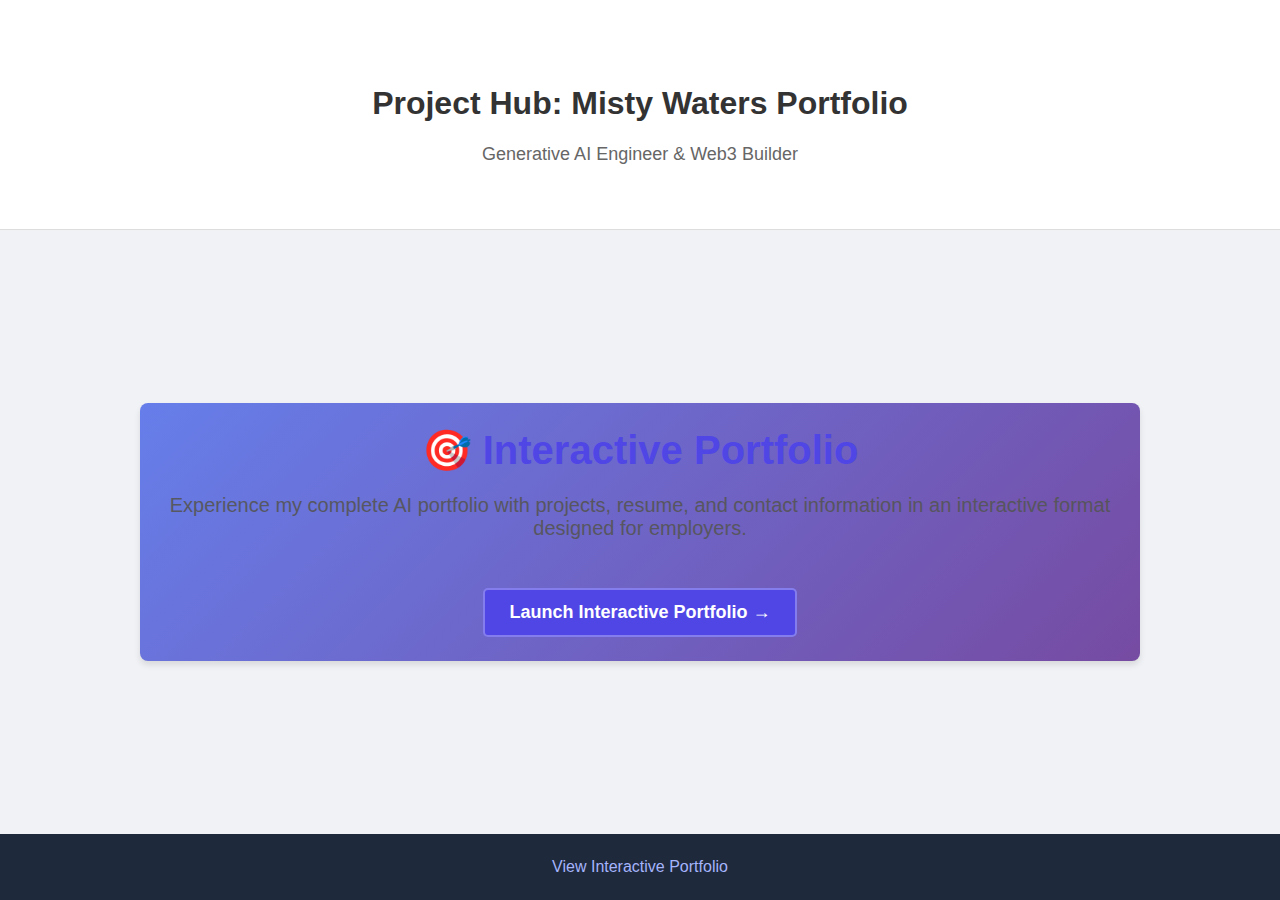
<file: index.html>
<!DOCTYPE html>
<html lang="en">
<head>
  <meta charset="UTF-8">
  <meta name="viewport" content="width=device-width, initial-scale=1.0">
  <title>Project Hub | Misty Waters Portfolio</title>
  <style>
    body { font-family: -apple-system, BlinkMacSystemFont, "Segoe UI", Roboto, Helvetica, Arial, sans-serif; margin: 0; background-color: #f0f2f5; color: #333; display: flex; flex-direction: column; min-height: 100vh; }
    header { background-color: #fff; padding: 4rem 2rem; text-align: center; border-bottom: 1px solid #ddd; }
    .profile-section { margin-bottom: 2rem; }
    .profile-image { width: 150px; height: 150px; border-radius: 50%; margin: 0 auto 1rem; border: 4px solid #4f46e5; box-shadow: 0 4px 8px rgba(0,0,0,0.1); }
    .profile-image img { width: 100%; height: 100%; border-radius: 50%; object-fit: cover; }
    .badges { display: flex; justify-content: center; gap: 0.5rem; margin-bottom: 1rem; }
    .badge { background-color: #e0e7ff; color: #4f46e5; padding: 0.25rem 0.75rem; border-radius: 20px; font-size: 0.875rem; font-weight: 500; }
    .social-links { display: flex; justify-content: center; gap: 1rem; margin-top: 1rem; }
    .social-links a { color: #666; text-decoration: none; padding: 0.5rem; border-radius: 50%; transition: color 0.2s; }
    .social-links a:hover { color: #4f46e5; }
    .subtitle { color: #666; font-size: 1.125rem; margin: 0.5rem 0 0; }
    .featured { text-align: center; background: linear-gradient(135deg, #667eea 0%, #764ba2 100%); color: white; padding: 3rem 2rem; }
    .featured h2 { color: white; font-size: 2.5rem; margin-bottom: 1rem; }
    .featured-description { font-size: 1.25rem; margin-bottom: 2rem; opacity: 0.9; }
    .featured-link { display: inline-block; background-color: rgba(255, 255, 255, 0.2); color: white; padding: 1rem 2rem; border-radius: 8px; text-decoration: none; font-weight: bold; font-size: 1.125rem; transition: background-color 0.2s; border: 2px solid rgba(255, 255, 255, 0.3); }
    .featured-link:hover { background-color: rgba(255, 255, 255, 0.3); }
    main { flex-grow: 1; padding: 4rem 2rem; display: flex; justify-content: center; align-items: center; }
    .container { max-width: 1000px; width: 100%; display: grid; grid-template-columns: repeat(auto-fit, minmax(280px, 1fr)); gap: 1.5rem; }
    .card { background-color: #fff; border-radius: 8px; box-shadow: 0 4px 6px rgba(0,0,0,0.1); padding: 1.5rem; text-align: center; transition: transform 0.2s, box-shadow 0.2s; }
    .card:hover { transform: translateY(-5px); box-shadow: 0 8px 12px rgba(0,0,0,0.15); }
    .card h2 { margin-top: 0; color: #4f46e5; }
    .card p { color: #555; }
    .card a { display: inline-block; background-color: #4f46e5; color: #fff; padding: 0.75rem 1.5rem; border-radius: 5px; text-decoration: none; font-weight: bold; margin-top: 1rem; transition: background-color 0.2s; }
    .card a:hover { background-color: #4338ca; }
    footer { background-color: #1e293b; color: #fff; text-align: center; padding: 1.5rem; margin-top: auto; }
    footer a { color: #a5b4fc; text-decoration: none; margin: 0 1rem; }
    footer a:hover { text-decoration: underline; }
  </style>
</head>
<body>

  <header>
    <h1>Project Hub: Misty Waters Portfolio</h1>
    <p class="subtitle">Generative AI Engineer & Web3 Builder</p>
  </header>

  <main>
    <div class="container">
      <div class="card featured">
        <h2>🎯 Interactive Portfolio</h2>
        <p class="featured-description">Experience my complete AI portfolio with projects, resume, and contact information in an interactive format designed for employers.</p>
        <a href="prototype/index.html" class="featured-link">Launch Interactive Portfolio →</a>
      </div>
    </div>
  </main>

  <footer>
    <a href="prototype/index.html">View Interactive Portfolio</a>
  </footer>

</body>
</html>
</file>
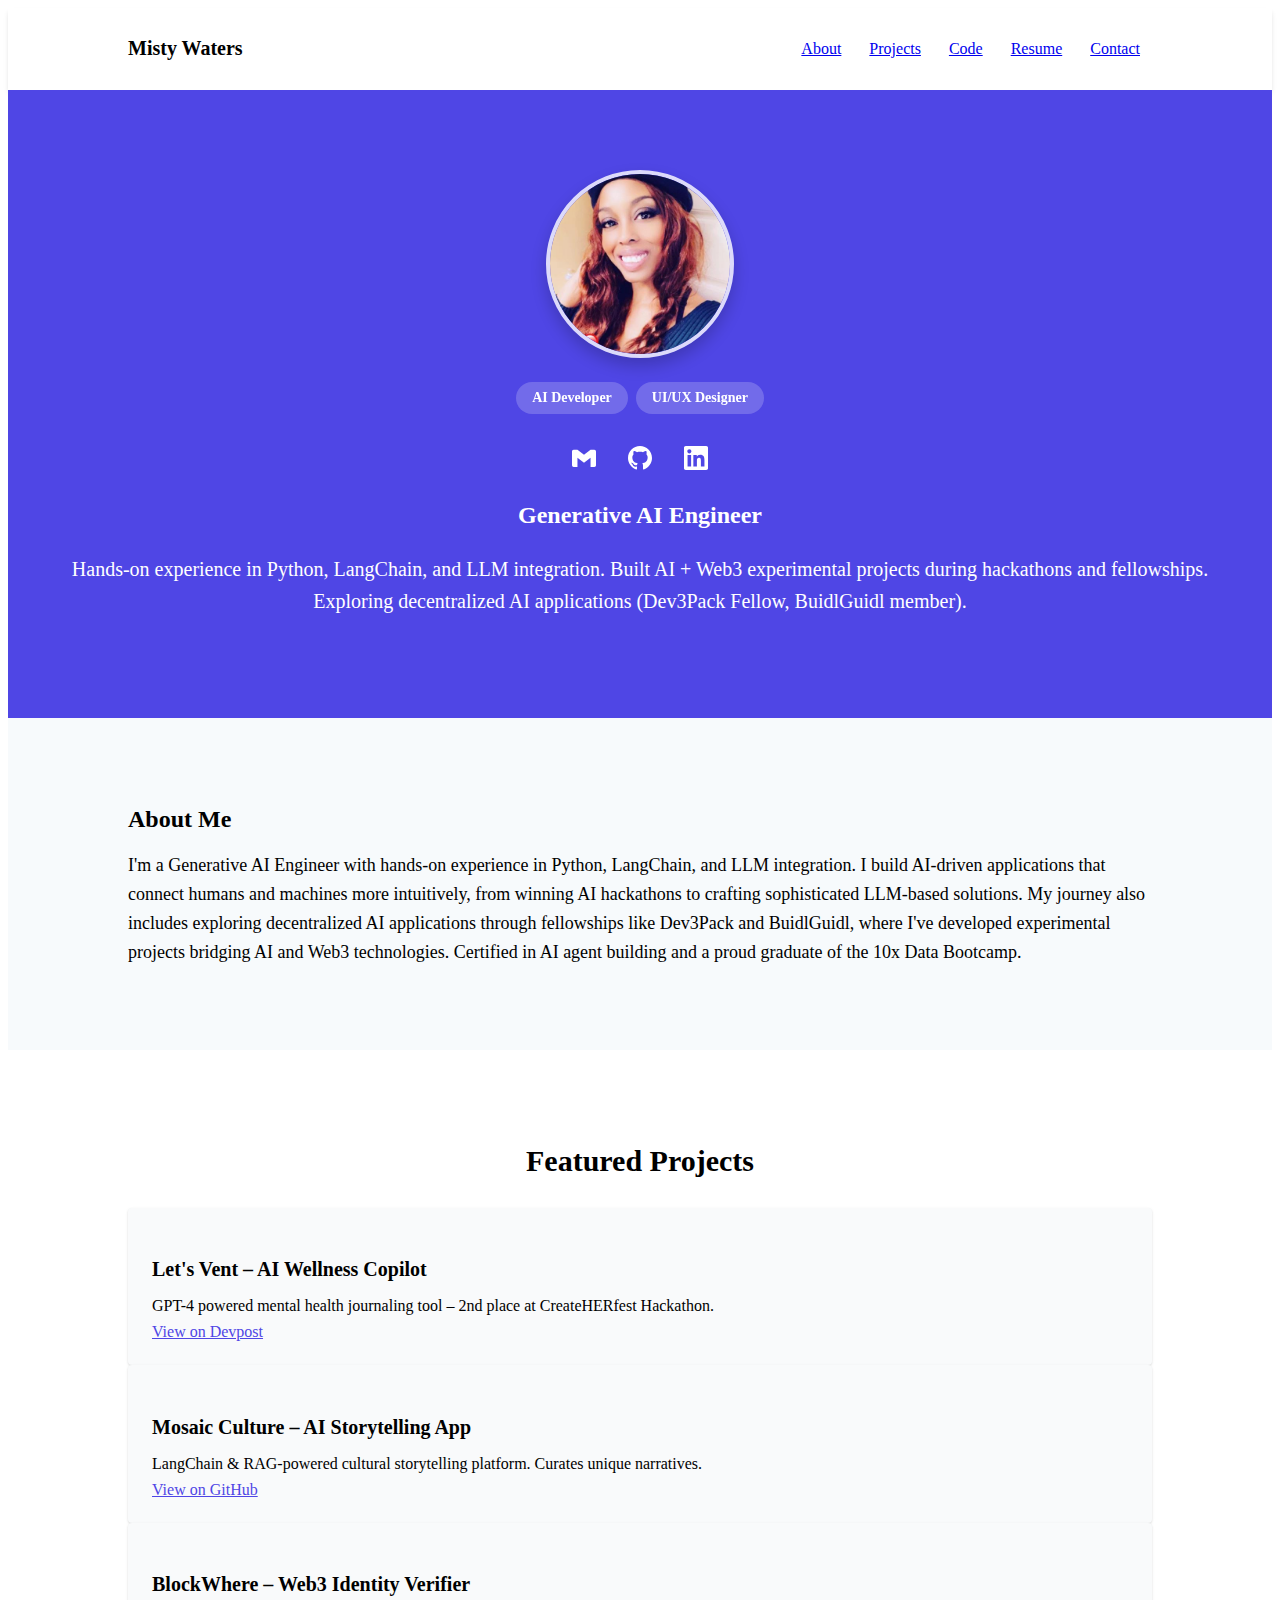
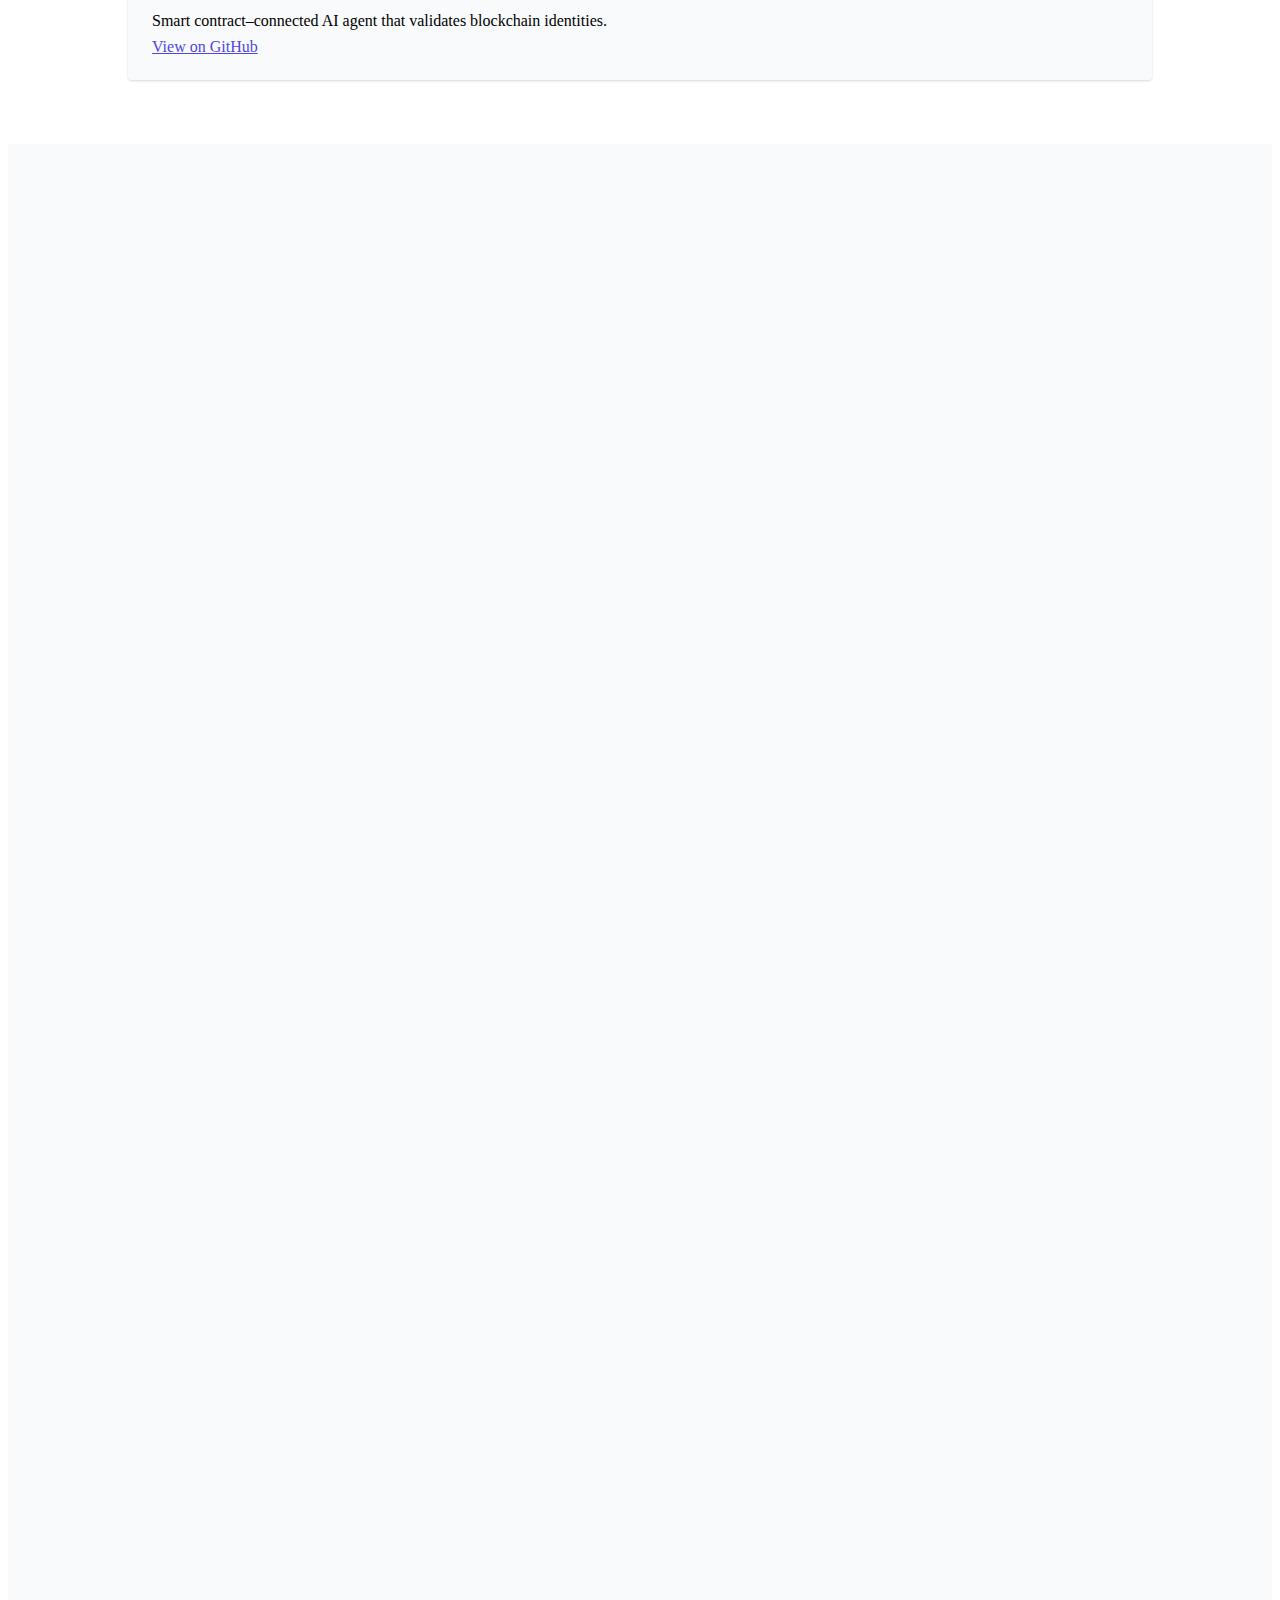
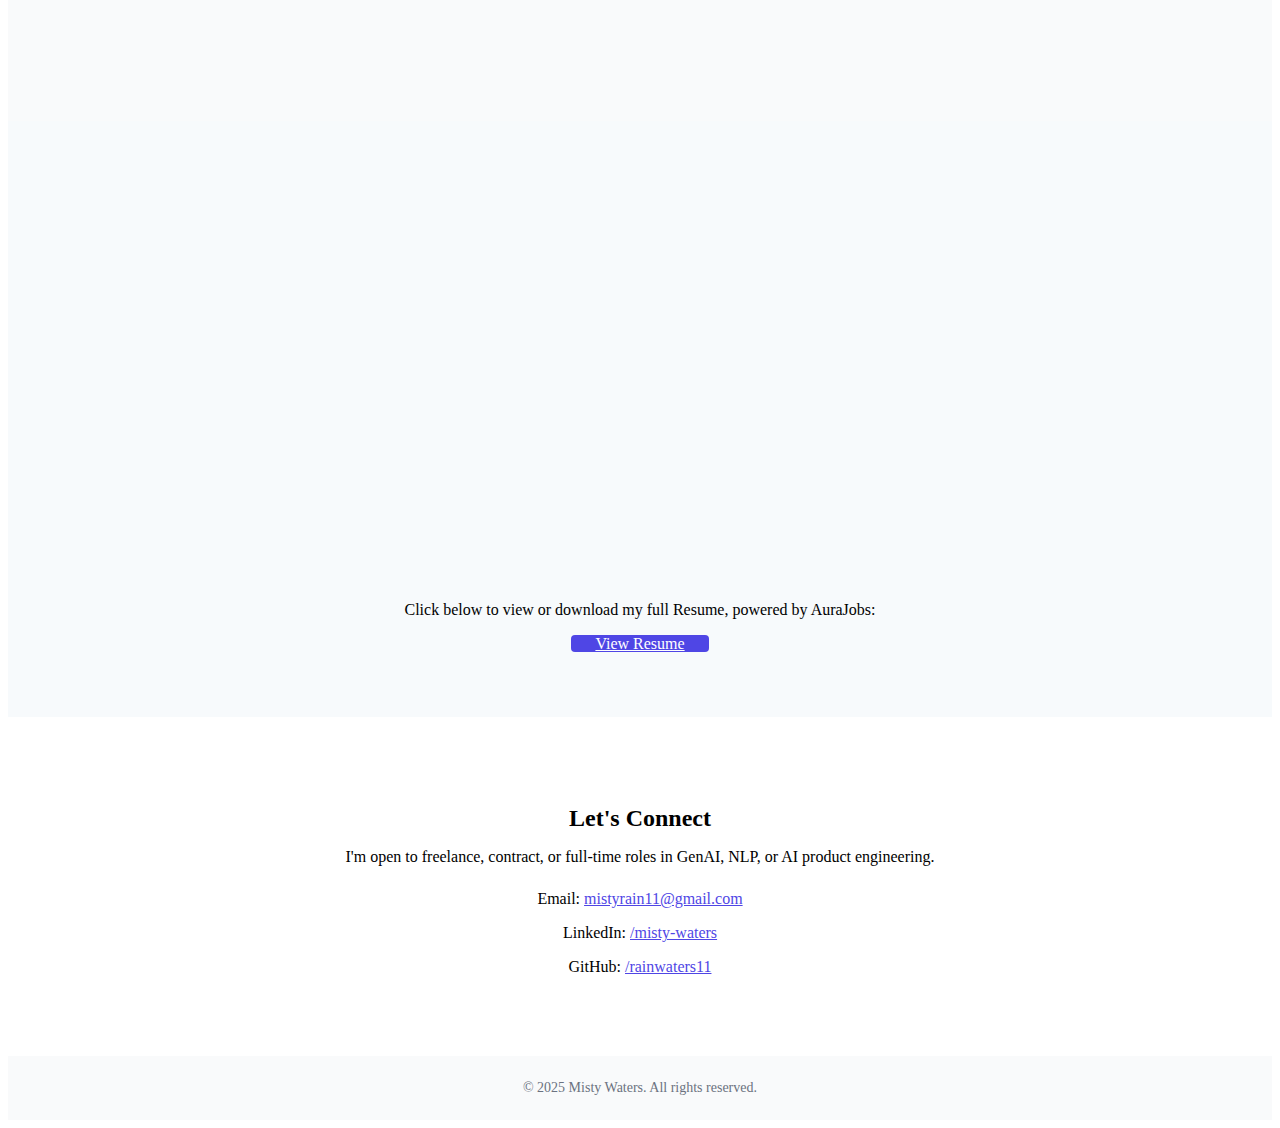
<file: prototype/index.html>
<!DOCTYPE html>
<html lang="en">
<head>
  <meta charset="UTF-8" />
  <meta name="viewport" content="width=device-width, initial-scale=1.0"/>
  <title>Misty Waters | Generative AI Engineer</title>
  <link href="assets/styles.css" rel="stylesheet">
  <!-- AOS (Animate On Scroll) -->
  <link href="https://unpkg.com/aos@2.3.1/dist/aos.css" rel="stylesheet">
  <script src="https://unpkg.com/aos@2.3.1/dist/aos.js"></script>
</head>
<body>

  <!-- Header -->
  <header class="header-main bg-white shadow-md">
    <div class="container mx-auto px-6 py-4 flex justify-between items-center">
      <h1 class="text-xl font-bold">Misty Waters</h1>
      <nav>
        <a href="#about" class="nav-link mx-3">About</a>
        <a href="#projects" class="nav-link mx-3">Projects</a>
        <a href="#snippets" class="nav-link mx-3">Code</a>
        <a href="#resume" class="nav-link mx-3">Resume</a>
        <a href="#contact" class="nav-link mx-3">Contact</a>
      </nav>
    </div>
  </header>

  <!-- Hero Section -->
  <section class="hero-section bg-indigo-600 text-white py-20 text-center relative overflow-hidden">
    <!-- Background decoration -->
    <div class="absolute inset-0 bg-gradient-to-br from-indigo-600 to-purple-600 opacity-90"></div>

    <div class="relative z-10 max-w-4xl mx-auto px-6">
      <!-- Profile Photo Section -->
      <div class="mb-8">
        <div class="profile-image mx-auto mb-6">
          <img src="../images/profile.jpeg" alt="Misty Waters Profile Photo" class="w-full h-full rounded-full object-cover border-4 border-white shadow-2xl">
        </div>
        <div class="badges flex justify-center space-x-4 mb-6">
          <span class="badge bg-white/20 text-white px-4 py-2 rounded-full text-sm font-semibold">AI Developer</span>
          <span class="badge bg-white/20 text-white px-4 py-2 rounded-full text-sm font-semibold">UI/UX Designer</span>
        </div>
        <div class="social-links flex justify-center space-x-6">
          <a href="mailto:mistyrain11@gmail.com" class="text-white hover:text-indigo-200 transition-colors">
            <svg width="24" height="24" fill="currentColor" viewBox="0 0 24 24">
              <path d="M24 5.457v13.909c0 .904-.732 1.636-1.636 1.636h-3.819V11.73L12 16.64l-6.545-4.91v9.273H1.636A1.636 1.636 0 010 19.366V5.457c0-.904.732-1.636 1.636-1.636h3.819l6.545 4.91 6.545-4.91h3.819A1.636 1.636 0 0124 5.457z"/>
            </svg>
          </a>
          <a href="https://github.com/rainwaters11" class="text-white hover:text-indigo-200 transition-colors">
            <svg width="24" height="24" fill="currentColor" viewBox="0 0 24 24">
              <path d="M12 0c-6.626 0-12 5.373-12 12 0 5.302 3.438 9.8 8.207 11.387.599.111.793-.261.793-.577v-2.234c-3.338.726-4.033-1.416-4.033-1.416-.546-1.387-1.333-1.756-1.333-1.756-1.089-.745.083-.729.083-.729 1.205.084 1.839 1.237 1.839 1.237 1.07 1.834 2.807 1.304 3.492.997.107-.775.418-1.305.762-1.604-2.665-.305-5.467-1.334-5.467-5.931 0-1.311.469-2.381 1.236-3.221-.124-.303-.535-1.524.117-3.176 0 0 1.008-.322 3.301 1.23.957-.266 1.983-.399 3.003-.404 1.02.005 2.047.138 3.006.404 2.291-1.552 3.297-1.23 3.297-1.23.653 1.653.242 2.874.118 3.176.77.84 1.235 1.911 1.235 3.221 0 4.609-2.807 5.624-5.479 5.921.43.372.823 1.102.823 2.222v3.293c0 .319.192.694.801.576 4.765-1.589 8.199-6.086 8.199-11.386 0-6.627-5.373-12-12-12z"/>
            </svg>
          </a>
          <a href="https://linkedin.com/in/misty-waters-473b5950" class="text-white hover:text-indigo-200 transition-colors">
            <svg width="24" height="24" fill="currentColor" viewBox="0 0 24 24">
              <path d="M20.447 20.452h-3.554v-5.569c0-1.328-.027-3.037-1.852-3.037-1.853 0-2.136 1.445-2.136 2.939v5.667H9.351V9h3.414v1.561h.046c.477-.9 1.637-1.85 3.37-1.85 3.601 0 4.267 2.37 4.267 5.455v6.286zM5.337 7.433c-1.144 0-2.063-.926-2.063-2.065 0-1.138.92-2.063 2.063-2.063 1.14 0 2.064.925 2.064 2.063 0 1.139-.925 2.065-2.064 2.065zm1.782 13.019H3.555V9h3.564v11.452zM22.225 0H1.771C.792 0 0 .774 0 1.729v20.542C0 23.227.792 24 1.771 24h20.451C23.2 24 24 23.227 24 22.271V1.729C24 .774 23.2 0 22.222 0h.003z"/>
            </svg>
          </a>
        </div>
      </div>

      <h2 class="text-5xl font-bold mb-6">Generative AI Engineer</h2>
      <p class="text-xl max-w-2xl mx-auto leading-relaxed">Hands-on experience in Python, LangChain, and LLM integration. Built AI + Web3 experimental projects during hackathons and fellowships. Exploring decentralized AI applications (Dev3Pack Fellow, BuidlGuidl member).</p>
    </div>
  </section>

  <!-- About -->
  <section id="about" class="py-16 bg-gray-100">
    <div class="container mx-auto px-6">
      <h3 class="text-2xl font-semibold mb-4">About Me</h3>
      <p class="text-lg leading-relaxed">
        I'm a Generative AI Engineer with hands-on experience in Python, LangChain, and LLM integration. I build AI-driven applications that connect humans and machines more intuitively, from winning AI hackathons to crafting sophisticated LLM-based solutions. My journey also includes exploring decentralized AI applications through fellowships like Dev3Pack and BuidlGuidl, where I've developed experimental projects bridging AI and Web3 technologies. Certified in AI agent building and a proud graduate of the 10x Data Bootcamp.
      </p>
    </div>
  </section>

  <!-- Projects -->
  <section id="projects" class="py-16 bg-white">
    <div class="container mx-auto px-6">
      <h3 class="text-3xl font-semibold mb-8 text-center">Featured Projects</h3>
      <div id="project-grid" class="max-w-7xl mx-auto">
        <!-- Projects will be dynamically loaded here -->
      </div>
    </div>
  </section>

  <!-- Code Snippets -->
  <section id="snippets" class="py-16 bg-gray-50">
    <div class="container mx-auto px-6">
      <h3 class="text-3xl font-semibold mb-8 text-center" data-aos="fade-up" data-aos-duration="600">Python in Action</h3>
      <p class="text-center text-gray-600 mb-12 max-w-2xl mx-auto" data-aos="fade-up" data-aos-duration="600" data-aos-delay="200">Real-world code examples showcasing my AI development skills with LangChain, OpenAI, and modern Python frameworks.</p>

      <div class="grid gap-8 md:grid-cols-2 lg:grid-cols-3">
        <!-- LangChain Agent Example -->
        <div class="bg-white rounded-xl shadow-lg p-6 border border-gray-100" data-aos="fade-up" data-aos-duration="600" data-aos-delay="100">
          <div class="flex items-center mb-4">
            <div class="w-8 h-8 bg-green-100 rounded-lg flex items-center justify-center mr-3">
              <svg class="w-5 h-5 text-green-600" fill="currentColor" viewBox="0 0 24 24">
                <path d="M14.23 12.004a2.236 2.236 0 0 0 .23-1.004c0-1.237-1.004-2.24-2.24-2.24a2.236 2.236 0 0 0-1.004.23L12 8.77l-.216.22a2.236 2.236 0 0 0-1.004-.23c-1.237 0-2.24 1.003-2.24 2.24 0 .374.093.734.23 1.004L8.77 12l.22.216a2.236 2.236 0 0 0-1.004.23c-1.237 0-2.24 1.003-2.24 2.24 0 1.237 1.003 2.24 2.24 2.24.374 0 .734-.093 1.004-.23L12 15.23l.216.22a2.236 2.236 0 0 0 1.004-.23c1.237 0 2.24-1.003 2.24-2.24a2.236 2.236 0 0 0-.23-1.004L15.23 12l-.216-.216z"/>
              </svg>
            </div>
            <h4 class="font-semibold text-lg">LangChain Agent</h4>
          </div>
          <div class="bg-gray-900 text-green-400 p-4 rounded-lg font-mono text-sm overflow-x-auto">
            <pre><code>from langchain.agents import initialize_agent
from langchain.llms import OpenAI

llm = OpenAI(temperature=0.7)
agent = initialize_agent(
    llm=llm,
    tools=[],
    verbose=True
)
result = agent.run(
    "Summarize this article in 3 bullet points."
)</code></pre>
          </div>
          <p class="text-sm text-gray-600 mt-3">Building intelligent agents with LangChain for automated task completion.</p>
        </div>

        <!-- Vector Database Example -->
        <div class="bg-white rounded-xl shadow-lg p-6 border border-gray-100" data-aos="fade-up" data-aos-duration="600" data-aos-delay="200">
          <div class="flex items-center mb-4">
            <div class="w-8 h-8 bg-blue-100 rounded-lg flex items-center justify-center mr-3">
              <svg class="w-5 h-5 text-blue-600" fill="currentColor" viewBox="0 0 24 24">
                <path d="M12 2l3.09 6.26L22 9.27l-5 4.87 1.18 6.88L12 17.77l-6.18 3.25L7 14.14 2 9.27l6.91-1.01L12 2z"/>
              </svg>
            </div>
            <h4 class="font-semibold text-lg">Vector Embeddings</h4>
          </div>
          <div class="bg-gray-900 text-green-400 p-4 rounded-lg font-mono text-sm overflow-x-auto">
            <pre><code>from langchain.embeddings import OpenAIEmbeddings
from langchain.vectorstores import FAISS

embeddings = OpenAIEmbeddings()
texts = ["AI is transforming healthcare",
         "Machine learning enables automation"]

vectorstore = FAISS.from_texts(
    texts, embeddings
)
docs = vectorstore.similarity_search(
    "healthcare technology", k=2
)</code></pre>
          </div>
          <p class="text-sm text-gray-600 mt-3">Implementing semantic search with vector databases for intelligent retrieval.</p>
        </div>

        <!-- RAG Pipeline Example -->
        <div class="bg-white rounded-xl shadow-lg p-6 border border-gray-100" data-aos="fade-up" data-aos-duration="600" data-aos-delay="300">
          <div class="flex items-center mb-4">
            <div class="w-8 h-8 bg-purple-100 rounded-lg flex items-center justify-center mr-3">
              <svg class="w-5 h-5 text-purple-600" fill="currentColor" viewBox="0 0 24 24">
                <path d="M12 2C6.48 2 2 6.48 2 12s4.48 10 10 10 10-4.48 10-10S17.52 2 12 2zm-2 15l-5-5 1.41-1.41L10 14.17l7.59-7.59L19 8l-9 9z"/>
              </svg>
            </div>
            <h4 class="font-semibold text-lg">RAG Pipeline</h4>
          </div>
          <div class="bg-gray-900 text-green-400 p-4 rounded-lg font-mono text-sm overflow-x-auto">
            <pre><code>from langchain.chains import RetrievalQA
from langchain.llms import OpenAI

qa_chain = RetrievalQA.from_chain_type(
    llm=OpenAI(),
    chain_type="stuff",
    retriever=vectorstore.as_retriever(),
    return_source_documents=True
)

response = qa_chain(
    "What are the benefits of AI in healthcare?"
)</code></pre>
          </div>
          <p class="text-sm text-gray-600 mt-3">Building RAG systems for context-aware AI responses with document retrieval.</p>
        </div>

        <!-- Web3 Integration Example -->
        <div class="bg-white rounded-xl shadow-lg p-6 border border-gray-100" data-aos="fade-up" data-aos-duration="600" data-aos-delay="400">
          <div class="flex items-center mb-4">
            <div class="w-8 h-8 bg-orange-100 rounded-lg flex items-center justify-center mr-3">
              <svg class="w-5 h-5 text-orange-600" fill="currentColor" viewBox="0 0 24 24">
                <path d="M12 2l3.09 6.26L22 9.27l-5 4.87 1.18 6.88L12 17.77l-6.18 3.25L7 14.14 2 9.27l6.91-1.01L12 2z"/>
              </svg>
            </div>
            <h4 class="font-semibold text-lg">Web3 Agent</h4>
          </div>
          <div class="bg-gray-900 text-green-400 p-4 rounded-lg font-mono text-sm overflow-x-auto">
            <pre><code>from web3 import Web3
from langchain.tools import tool

@tool
def get_balance(address: str) -> str:
    """Get ETH balance for an address"""
    w3 = Web3(Web3.HTTPProvider('infura_url'))
    balance = w3.eth.get_balance(address)
    return w3.from_wei(balance, 'ether')

agent = initialize_agent(
    tools=[get_balance],
    llm=OpenAI(temperature=0)
)</code></pre>
          </div>
          <p class="text-sm text-gray-600 mt-3">Integrating blockchain functionality with AI agents for decentralized applications.</p>
        </div>

        <!-- Data Processing Example -->
        <div class="bg-white rounded-xl shadow-lg p-6 border border-gray-100" data-aos="fade-up" data-aos-duration="600" data-aos-delay="500">
          <div class="flex items-center mb-4">
            <div class="w-8 h-8 bg-red-100 rounded-lg flex items-center justify-center mr-3">
              <svg class="w-5 h-5 text-red-600" fill="currentColor" viewBox="0 0 24 24">
                <path d="M3 3v18h18V3H3zm16 16H5V5h14v14zM9 7h6v2H9V7zm0 4h6v2H9v-2zm0 4h4v2H9v-2z"/>
              </svg>
            </div>
            <h4 class="font-semibold text-lg">Data Pipeline</h4>
          </div>
          <div class="bg-gray-900 text-green-400 p-4 rounded-lg font-mono text-sm overflow-x-auto">
            <pre><code>import pandas as pd
from sklearn.model_selection import train_test_split
from sklearn.ensemble import RandomForestClassifier

# Load and preprocess data
df = pd.read_csv('data.csv')
df = df.dropna()

# Feature engineering
X = df.drop('target', axis=1)
y = df['target']

# Train model
X_train, X_test, y_train, y_test = train_test_split(
    X, y, test_size=0.2, random_state=42
)

model = RandomForestClassifier(n_estimators=100)
model.fit(X_train, y_train)</code></pre>
          </div>
          <p class="text-sm text-gray-600 mt-3">End-to-end data processing pipeline with machine learning model training.</p>
        </div>

        <!-- API Integration Example -->
        <div class="bg-white rounded-xl shadow-lg p-6 border border-gray-100" data-aos="fade-up" data-aos-duration="600" data-aos-delay="600">
          <div class="flex items-center mb-4">
            <div class="w-8 h-8 bg-teal-100 rounded-lg flex items-center justify-center mr-3">
              <svg class="w-5 h-5 text-teal-600" fill="currentColor" viewBox="0 0 24 24">
                <path d="M12 2C6.48 2 2 6.48 2 12s4.48 10 10 10 10-4.48 10-10S17.52 2 12 2zm-2 15l-5-5 1.41-1.41L10 14.17l7.59-7.59L19 8l-9 9z"/>
              </svg>
            </div>
            <h4 class="font-semibold text-lg">FastAPI Service</h4>
          </div>
          <div class="bg-gray-900 text-green-400 p-4 rounded-lg font-mono text-sm overflow-x-auto">
            <pre><code>from fastapi import FastAPI
from pydantic import BaseModel

app = FastAPI()

class Query(BaseModel):
    text: str
    max_tokens: int = 100

@app.post("/generate")
async def generate_response(query: Query):
    response = llm.generate(
        prompt=query.text,
        max_tokens=query.max_tokens
    )
    return {"response": response}

@app.get("/health")
async def health_check():
    return {"status": "healthy"}</code></pre>
          </div>
          <p class="text-sm text-gray-600 mt-3">Building production-ready AI APIs with FastAPI for scalable deployments.</p>
        </div>
      </div>
    </div>
  </section>

  <!-- Resume -->
  <section id="resume" class="py-16 bg-gray-100">
    <div class="container mx-auto px-6">
      <h3 class="text-2xl font-semibold mb-6 text-center" data-aos="fade-up" data-aos-duration="600">Certifications & Skills</h3>

      <!-- Certifications Grid -->
      <div class="grid gap-6 md:grid-cols-2 lg:grid-cols-3 mb-8">
        <div class="bg-white rounded-lg p-6 shadow-md border border-gray-100" data-aos="fade-up" data-aos-duration="600" data-aos-delay="100">
          <div class="flex items-center mb-3">
            <div class="w-10 h-10 bg-blue-100 rounded-lg flex items-center justify-center mr-3">
              <svg class="w-6 h-6 text-blue-600" fill="currentColor" viewBox="0 0 24 24">
                <path d="M12 2l3.09 6.26L22 9.27l-5 4.87 1.18 6.88L12 17.77l-6.18 3.25L7 14.14 2 9.27l6.91-1.01L12 2z"/>
              </svg>
            </div>
            <div>
              <h4 class="font-semibold">10x Data Bootcamp</h4>
              <p class="text-sm text-gray-600">Python + SQL</p>
            </div>
          </div>
        </div>

        <div class="bg-white rounded-lg p-6 shadow-md border border-gray-100" data-aos="fade-up" data-aos-duration="600" data-aos-delay="200">
          <div class="flex items-center mb-3">
            <div class="w-10 h-10 bg-purple-100 rounded-lg flex items-center justify-center mr-3">
              <svg class="w-6 h-6 text-purple-600" fill="currentColor" viewBox="0 0 24 24">
                <path d="M12 2C6.48 2 2 6.48 2 12s4.48 10 10 10 10-4.48 10-10S17.52 2 12 2zm-2 15l-5-5 1.41-1.41L10 14.17l7.59-7.59L19 8l-9 9z"/>
              </svg>
            </div>
            <div>
              <h4 class="font-semibold">NeuralSeek Level 1</h4>
              <p class="text-sm text-gray-600">AI Agent Building</p>
            </div>
          </div>
        </div>

        <div class="bg-white rounded-lg p-6 shadow-md border border-gray-100" data-aos="fade-up" data-aos-duration="600" data-aos-delay="300">
          <div class="flex items-center mb-3">
            <div class="w-10 h-10 bg-green-100 rounded-lg flex items-center justify-center mr-3">
              <svg class="w-6 h-6 text-green-600" fill="currentColor" viewBox="0 0 24 24">
                <path d="M9.4 16.6L4.8 12l4.6-4.6L8 6l-6 6 6 6 1.4-1.4zm5.2 0L19.2 12l-4.6-4.6L16 6l6 6-6 6-1.4-1.4z"/>
              </svg>
            </div>
            <div>
              <h4 class="font-semibold">Python for Data Science</h4>
              <p class="text-sm text-gray-600">IBM Certification</p>
            </div>
          </div>
        </div>

        <div class="bg-white rounded-lg p-6 shadow-md border border-gray-100" data-aos="fade-up" data-aos-duration="600" data-aos-delay="400">
          <div class="flex items-center mb-3">
            <div class="w-10 h-10 bg-orange-100 rounded-lg flex items-center justify-center mr-3">
              <svg class="w-6 h-6 text-orange-600" fill="currentColor" viewBox="0 0 24 24">
                <path d="M12 2l3.09 6.26L22 9.27l-5 4.87 1.18 6.88L12 17.77l-6.18 3.25L7 14.14 2 9.27l6.91-1.01L12 2z"/>
              </svg>
            </div>
            <div>
              <h4 class="font-semibold">LangChain for Devs</h4>
              <p class="text-sm text-gray-600">DeepLearning.AI</p>
            </div>
          </div>
        </div>

        <div class="bg-white rounded-lg p-6 shadow-md border border-gray-100" data-aos="fade-up" data-aos-duration="600" data-aos-delay="500">
          <div class="flex items-center mb-3">
            <div class="w-10 h-10 bg-indigo-100 rounded-lg flex items-center justify-center mr-3">
              <svg class="w-6 h-6 text-indigo-600" fill="currentColor" viewBox="0 0 24 24">
                <path d="M12 2l3.09 6.26L22 9.27l-5 4.87 1.18 6.88L12 17.77l-6.18 3.25L7 14.14 2 9.27l6.91-1.01L12 2z"/>
              </svg>
            </div>
            <div>
              <h4 class="font-semibold">Web3 Development</h4>
              <p class="text-sm text-gray-600">Blockchain Fundamentals</p>
            </div>
          </div>
        </div>

        <div class="bg-white rounded-lg p-6 shadow-md border border-gray-100" data-aos="fade-up" data-aos-duration="600" data-aos-delay="600">
          <div class="flex items-center mb-3">
            <div class="w-10 h-10 bg-red-100 rounded-lg flex items-center justify-center mr-3">
              <svg class="w-6 h-6 text-red-600" fill="currentColor" viewBox="0 0 24 24">
                <path d="M12 2C6.48 2 2 6.48 2 12s4.48 10 10 10 10-4.48 10-10S17.52 2 12 2zm-2 15l-5-5 1.41-1.41L10 14.17l7.59-7.59L19 8l-9 9z"/>
              </svg>
            </div>
            <div>
              <h4 class="font-semibold">AI Ethics & Safety</h4>
              <p class="text-sm text-gray-600">Responsible AI Practices</p>
            </div>
          </div>
        </div>
      </div>

      <div class="text-center">
        <p class="mb-4">Click below to view or download my full Resume, powered by AuraJobs:</p>
        <a href="https://aurajobs.ai/cv-form?id=8raXos5ed4" target="_blank" rel="noopener noreferrer" class="btn-primary bg-indigo-600 text-white px-6 py-3 rounded">View Resume</a>
      </div>
    </div>
  </section>

  <!-- Contact -->
  <section id="contact" class="py-16 bg-white">
    <div class="container mx-auto px-6 text-center">
      <h3 class="text-2xl font-semibold mb-4">Let's Connect</h3>
      <p class="mb-6">I'm open to freelance, contract, or full-time roles in GenAI, NLP, or AI product engineering.</p>
      <p>Email: <a href="mailto:mistyrain11@gmail.com" class="link-indigo underline">mistyrain11@gmail.com</a></p>
      <p>LinkedIn: <a href="https://linkedin.com/in/misty-waters-473b5950" target="_blank" rel="noopener noreferrer" class="link-indigo underline">/misty-waters</a></p>
      <p>GitHub: <a href="https://github.com/rainwaters11" target="_blank" rel="noopener noreferrer" class="link-indigo underline">/rainwaters11</a></p>
    </div>
  </section>

  <!-- Footer -->
  <footer class="text-center py-6 text-sm bg-gray-50 text-gray-500">
    &copy; 2025 Misty Waters. All rights reserved.
  </footer>

  <script src="assets/app.js"></script>
  <script>
    // Initialize AOS
    AOS.init({
      duration: 800,
      once: true,
      offset: 100,
      easing: 'ease-out-cubic'
    });
  </script>
</body>
</html>
</file>
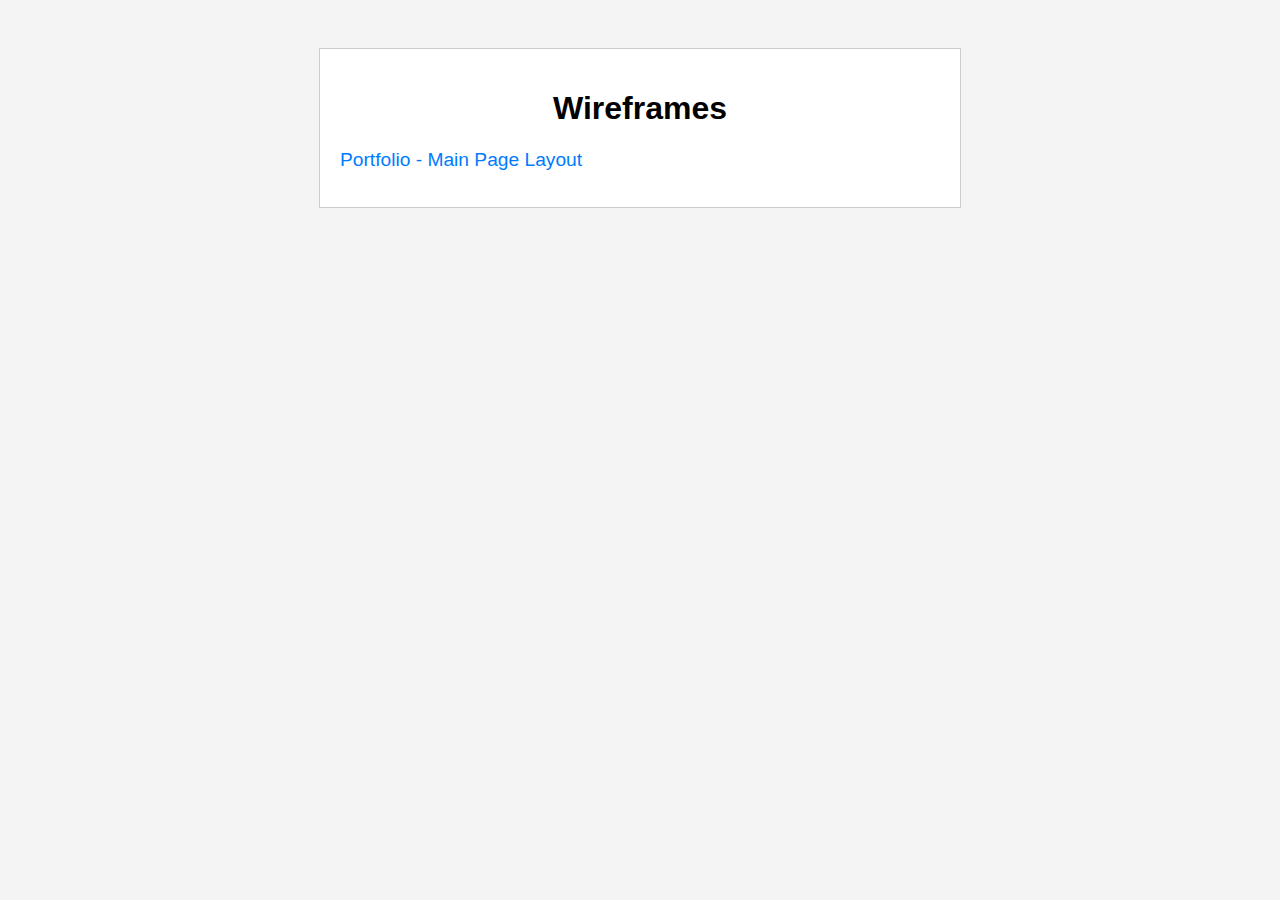
<file: wireframes/index.html>
<!DOCTYPE html>
<html lang="en">
<head>
  <meta charset="UTF-8">
  <meta name="viewport" content="width=device-width, initial-scale=1.0">
  <title>Wireframe Index</title>
  <style>
    body { font-family: Arial, sans-serif; padding: 40px; background-color: #f4f4f4; }
    .container { max-width: 600px; margin: auto; background: #fff; padding: 20px; border: 1px solid #ccc; }
    h1 { text-align: center; }
    ul { list-style: none; padding: 0; }
    li { margin-bottom: 10px; }
    a { text-decoration: none; color: #007bff; font-size: 1.2em; }
    a:hover { text-decoration: underline; }
  </style>
</head>
<body>
  <div class="container">
    <h1>Wireframes</h1>
    <ul>
      <li><a href="portfolio.html">Portfolio - Main Page Layout</a></li>
    </ul>
  </div>
</body>
</html>
</file>
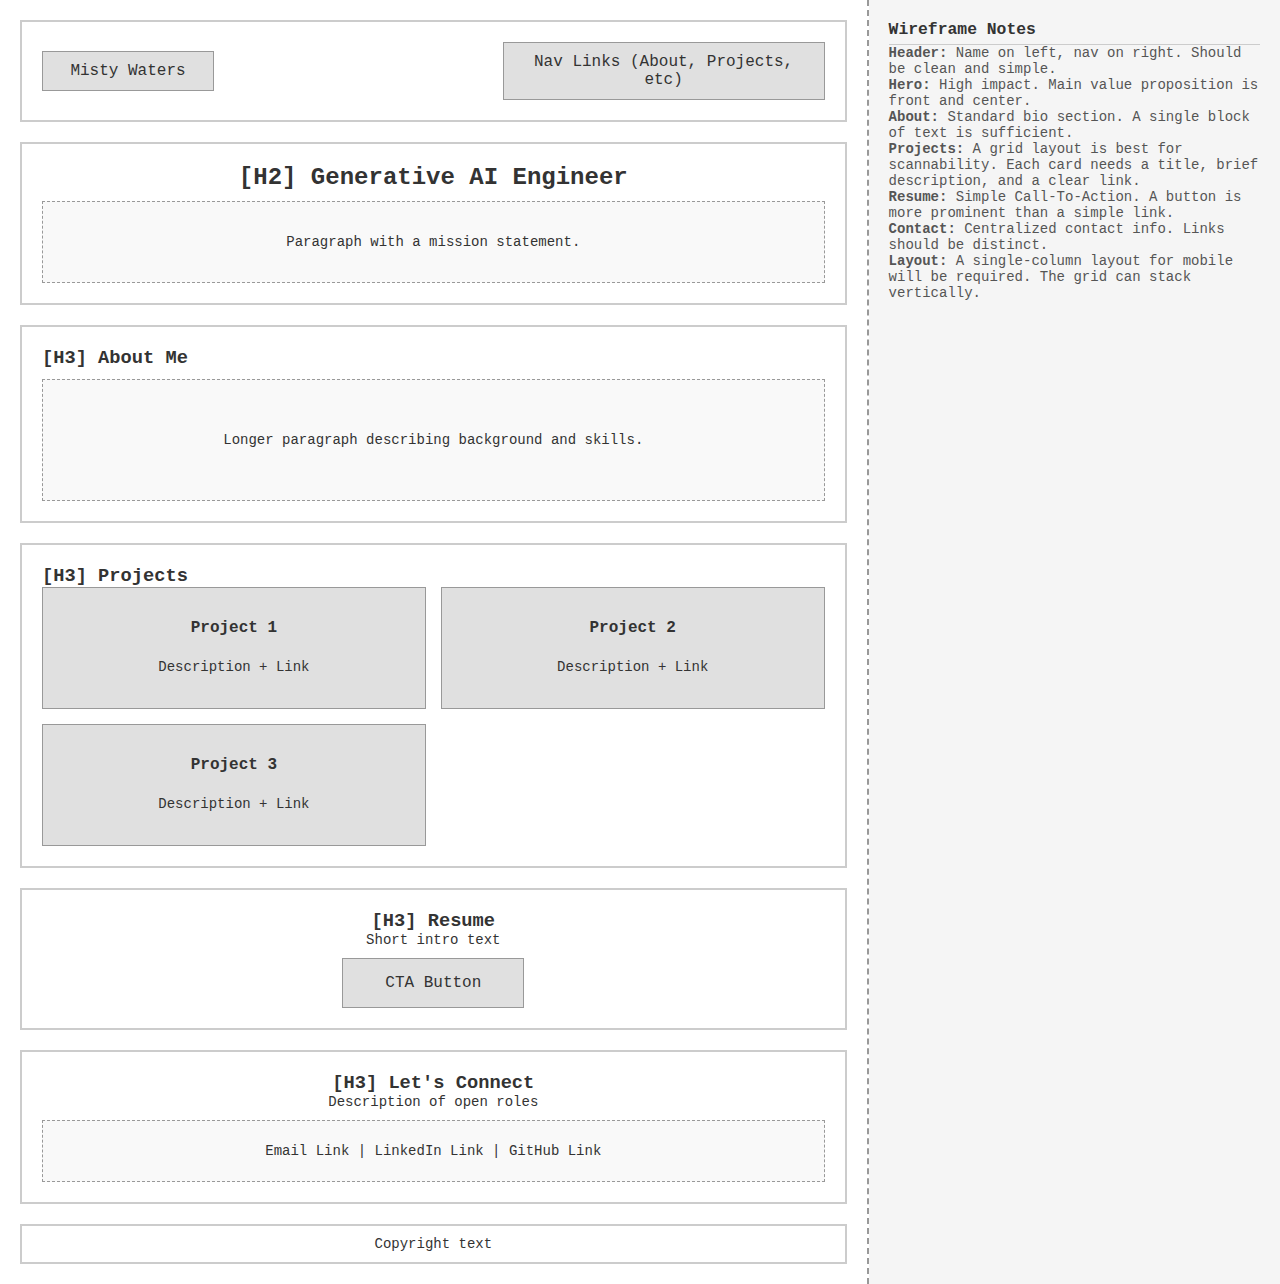
<file: wireframes/portfolio.html>
<!DOCTYPE html>
<html lang="en">
<head>
  <meta charset="UTF-8">
  <meta name="viewport" content="width=device-width, initial-scale=1.0">
  <title>Portfolio Wireframe</title>
  <style>
    body { font-family: 'Courier New', Courier, monospace; color: #333; margin: 0; background: #fff; }
    .wireframe-container { display: flex; }
    .main-content { width: 70%; border-right: 2px dashed #999; }
    .notes { width: 30%; padding: 20px; background-color: #f5f5f5; font-size: 14px; }
    .notes h3 { margin-top: 0; border-bottom: 1px solid #ccc; padding-bottom: 5px; }
    .notes p { margin-top: 0; color: #555; }
    .section { border: 2px solid #ccc; margin: 20px; padding: 20px; }
    .box { border: 1px solid #999; background: #e0e0e0; text-align: center; padding: 10px; }
    .flex-container { display: flex; justify-content: space-between; align-items: center; }
    .grid-container { display: grid; grid-template-columns: 1fr 1fr; gap: 15px; }
    .text-block { border: 1px dashed #999; height: 80px; margin-top: 10px; display: flex; align-items: center; justify-content: center; background: #f9f9f9; }
    h1, h2, h3, p { margin: 0; padding: 0; }
    p { font-size: 14px; }
  </style>
</head>
<body>
  <div class="wireframe-container">
    <div class="main-content">

      <!-- Header -->
      <div class="section">
        <div class="flex-container">
          <div class="box" style="width: 150px;">Misty Waters</div>
          <div class="box" style="width: 300px;">Nav Links (About, Projects, etc)</div>
        </div>
      </div>

      <!-- Hero -->
      <div class="section">
        <h2 style="text-align: center;">[H2] Generative AI Engineer</h2>
        <div class="text-block"><p>Paragraph with a mission statement.</p></div>
      </div>

      <!-- About -->
      <div class="section">
        <h3>[H3] About Me</h3>
        <div class="text-block" style="height: 120px;"><p>Longer paragraph describing background and skills.</p></div>
      </div>

      <!-- Projects -->
      <div class="section">
        <h3>[H3] Projects</h3>
        <div class="grid-container">
          <div class="box" style="height: 100px;"><h4>Project 1</h4><p>Description + Link</p></div>
          <div class="box" style="height: 100px;"><h4>Project 2</h4><p>Description + Link</p></div>
          <div class="box" style="height: 100px;"><h4>Project 3</h4><p>Description + Link</p></div>
        </div>
      </div>

      <!-- Resume -->
      <div class="section" style="text-align: center;">
        <h3>[H3] Resume</h3>
        <p style="margin-bottom: 10px;">Short intro text</p>
        <div class="box" style="width: 150px; margin: auto; padding: 15px;">CTA Button</div>
      </div>

      <!-- Contact -->
      <div class="section" style="text-align: center;">
        <h3>[H3] Let's Connect</h3>
        <p style="margin-bottom: 10px;">Description of open roles</p>
        <div class="text-block" style="height: 60px;"><p>Email Link | LinkedIn Link | GitHub Link</p></div>
      </div>

      <!-- Footer -->
      <div class="section" style="text-align: center; padding: 10px;">
        <p>Copyright text</p>
      </div>

    </div>
    <div class="notes">
      <h3>Wireframe Notes</h3>
      <p><strong>Header:</strong> Name on left, nav on right. Should be clean and simple.</p>
      <p><strong>Hero:</strong> High impact. Main value proposition is front and center.</p>
      <p><strong>About:</strong> Standard bio section. A single block of text is sufficient.</p>
      <p><strong>Projects:</strong> A grid layout is best for scannability. Each card needs a title, brief description, and a clear link.</p>
      <p><strong>Resume:</strong> Simple Call-To-Action. A button is more prominent than a simple link.</p>
      <p><strong>Contact:</strong> Centralized contact info. Links should be distinct.</p>
      <p><strong>Layout:</strong> A single-column layout for mobile will be required. The grid can stack vertically.</p>
    </div>
  </div>
</body>
</html>
</file>
<file: prototype/assets/styles.css>
/* Profile Image Styles */
.profile-image {
  width: 180px;
  height: 180px;
  border-radius: 50%;
  margin: 0 auto;
  border: 4px solid rgba(255, 255, 255, 0.8);
  box-shadow: 0 8px 16px rgba(0, 0, 0, 0.2);
  overflow: hidden;
}
.profile-image img {
  width: 100%;
  height: 100%;
  object-fit: cover;
}
.badges {
  display: flex;
  justify-content: center;
  gap: 0.5rem;
  margin-bottom: 1rem;
}
.badge {
  background-color: rgba(255, 255, 255, 0.2);
  color: white;
  padding: 0.5rem 1rem;
  border-radius: 20px;
  font-size: 0.875rem;
  font-weight: 500;
  backdrop-filter: blur(10px);
}
.social-links {
  display: flex;
  justify-content: center;
  gap: 1rem;
}
.social-links a {
  color: white;
  text-decoration: none;
  padding: 0.5rem;
  border-radius: 50%;
  transition: color 0.2s;
}
.social-links a:hover {
  color: #e0e7ff;
}

/* Layout */
.container { max-width: 1024px; } /* max-w-5xl is 64rem, but we'll use a slightly smaller fixed max-width for simplicity */
.mx-auto { margin-left: auto; margin-right: auto; }
.px-6 { padding-left: 1.5rem; padding-right: 1.5rem; }
.py-4 { padding-top: 1rem; padding-bottom: 1rem; }
.py-6 { padding-top: 1.5rem; padding-bottom: 1.5rem; }
.py-16 { padding-top: 4rem; padding-bottom: 4rem; }
.py-20 { padding-top: 5rem; padding-bottom: 5rem; }
.mb-2 { margin-bottom: 0.5rem; }
.mb-4 { margin-bottom: 1rem; }
.mb-6 { margin-bottom: 1.5rem; }
.mx-3 { margin-left: 0.75rem; margin-right: 0.75rem; }
.p-6 { padding: 1.5rem; }
.max-w-xl { max-width: 36rem; }
.max-w-7xl { max-width: 80rem; }
.text-3xl { font-size: 1.875rem; }
.text-xs { font-size: 0.75rem; }
.px-2 { padding-left: 0.5rem; padding-right: 0.5rem; }
.py-1 { padding-top: 0.25rem; padding-bottom: 0.25rem; }
.px-4 { padding-left: 1rem; padding-right: 1rem; }
.py-2 { padding-top: 0.5rem; padding-bottom: 0.5rem; }
.rounded-lg { border-radius: 0.5rem; }
.w-4 { width: 1rem; }
.h-4 { height: 1rem; }

/* Flexbox & Grid */
.flex { display: flex; }
.justify-between { justify-content: space-between; }
.items-center { align-items: center; }
.grid { display: grid; }
.gap-6 { gap: 1.5rem; }

/* Typography */
.text-sm { font-size: 0.875rem; }
.text-lg { font-size: 1.125rem; }
.text-xl { font-size: 1.25rem; }
.text-2xl { font-size: 1.5rem; }
.text-4xl { font-size: 2.25rem; }
.font-bold { font-weight: 700; }
.font-semibold { font-weight: 600; }
.leading-relaxed { line-height: 1.625; }
.text-center { text-align: center; }
.underline { text-decoration: underline; }

/* Colors */
.bg-white { background-color: #ffffff; }
.bg-gray-50 { background-color: #f9fafb; }
.bg-gray-100 { background-color: #f7fafc; }
.bg-indigo-600 { background-color: #4f46e5; }
.text-white { color: #ffffff; }
.text-gray-500 { color: #6b7280; }
.text-gray-800 { color: #1f2937; }
.text-indigo-600, .link-indigo { color: #4f46e5; }

/* Effects & Borders */
.shadow-md { box-shadow: 0 4px 6px -1px rgba(0, 0, 0, 0.1), 0 2px 4px -1px rgba(0, 0, 0, 0.06); }
.shadow { box-shadow: 0 1px 3px 0 rgba(0, 0, 0, 0.1), 0 1px 2px 0 rgba(0, 0, 0, 0.06); }
.rounded { border-radius: 0.25rem; }
.transition { transition-property: all; transition-timing-function: cubic-bezier(0.4, 0, 0.2, 1); transition-duration: 150ms; }

/* Components & Custom */
.nav-link:hover {
  color: #4f46e5; /* hover:text-indigo-600 */
}

.btn-primary:hover {
  background-color: #4338ca; /* hover:bg-indigo-700 */
}

.project-card {
  background-color: #f9fafb; /* bg-gray-50 */
  padding: 1.5rem; /* p-6 */
  border-radius: 0.25rem; /* rounded */
  box-shadow: 0 1px 3px 0 rgba(0, 0, 0, 0.1), 0 1px 2px 0 rgba(0, 0, 0, 0.06); /* shadow */
  transition: box-shadow 0.2s ease-in-out;
}

.project-card:hover {
  box-shadow: 0 10px 15px -3px rgba(0, 0, 0, 0.1), 0 4px 6px -2px rgba(0, 0, 0, 0.05); /* hover:shadow-lg */
}

/* Responsive Styles */
@media (min-width: 768px) {
  .md\:grid-cols-2 {
    grid-template-columns: repeat(2, minmax(0, 1fr));
  }
}

/* Project Cards */
.rounded-xl { border-radius: 0.75rem; }
.shadow-lg { box-shadow: 0 10px 15px -3px rgba(0, 0, 0, 0.1), 0 4px 6px -2px rgba(0, 0, 0, 0.05); }
.shadow-2xl { box-shadow: 0 25px 50px -12px rgba(0, 0, 0, 0.25); }
.hover\:shadow-2xl:hover { box-shadow: 0 25px 50px -12px rgba(0, 0, 0, 0.25); }
.hover\:-translate-y-1:hover { transform: translateY(-0.25rem); }
.border { border-width: 1px; }
.border-gray-100 { border-color: #f3f4f6; }
.transition-all { transition-property: all; }
.duration-300 { transition-duration: 300ms; }
.duration-200 { transition-duration: 200ms; }
.hover\:bg-indigo-700:hover { background-color: #4338ca; }
.inline-flex { display: inline-flex; }
.items-center { align-items: center; }
.gap-2 { gap: 0.5rem; }
.mr-1 { margin-right: 0.25rem; }
.mb-3 { margin-bottom: 0.75rem; }
.mb-12 { margin-bottom: 3rem; }
.text-gray-900 { color: #111827; }
.text-gray-600 { color: #4b5563; }
.text-indigo-600 { color: #4f46e5; }
.text-indigo-700 { color: #4338ca; }
.bg-indigo-100 { background-color: #e0e7ff; }
.bg-indigo-600 { background-color: #4f46e5; }
.border-b { border-bottom-width: 1px; }
.border-indigo-200 { border-color: #c7d2fe; }
.pb-2 { padding-bottom: 0.5rem; }
.text-red-600 { color: #dc2626; }

@media (min-width: 1024px) {
  .lg\:grid-cols-3 {
    grid-template-columns: repeat(3, minmax(0, 1fr));
  }
}

/* Code Snippets Styles */
pre {
  margin: 0;
  white-space: pre-wrap;
  word-wrap: break-word;
}

code {
  font-family: 'Monaco', 'Menlo', 'Ubuntu Mono', monospace;
  font-size: 0.875rem;
  line-height: 1.5;
}

.overflow-x-auto {
  overflow-x: auto;
}

.bg-gray-900 {
  background-color: #111827;
}

.text-green-400 {
  color: #4ade80;
}

.font-mono {
  font-family: 'Monaco', 'Menlo', 'Ubuntu Mono', monospace;
}

/* Certification Cards */
.bg-blue-100 { background-color: #dbeafe; }
.bg-purple-100 { background-color: #ede9fe; }
.bg-green-100 { background-color: #dcfce7; }
.bg-orange-100 { background-color: #fed7aa; }
.bg-indigo-100 { background-color: #e0e7ff; }
.bg-red-100 { background-color: #fee2e2; }
.bg-teal-100 { background-color: #ccfbf1; }

.text-blue-600 { color: #2563eb; }
.text-purple-600 { color: #9333ea; }
.text-green-600 { color: #16a34a; }
.text-orange-600 { color: #ea580c; }
.text-indigo-600 { color: #4f46e5; }
.text-red-600 { color: #dc2626; }
.text-teal-600 { color: #0d9488; }

.w-10 { width: 2.5rem; }
.h-10 { height: 2.5rem; }
.w-5 { width: 1.25rem; }
.h-5 { height: 1.25rem; }
.w-6 { width: 1.5rem; }
.h-6 { height: 1.5rem; }
</file>
